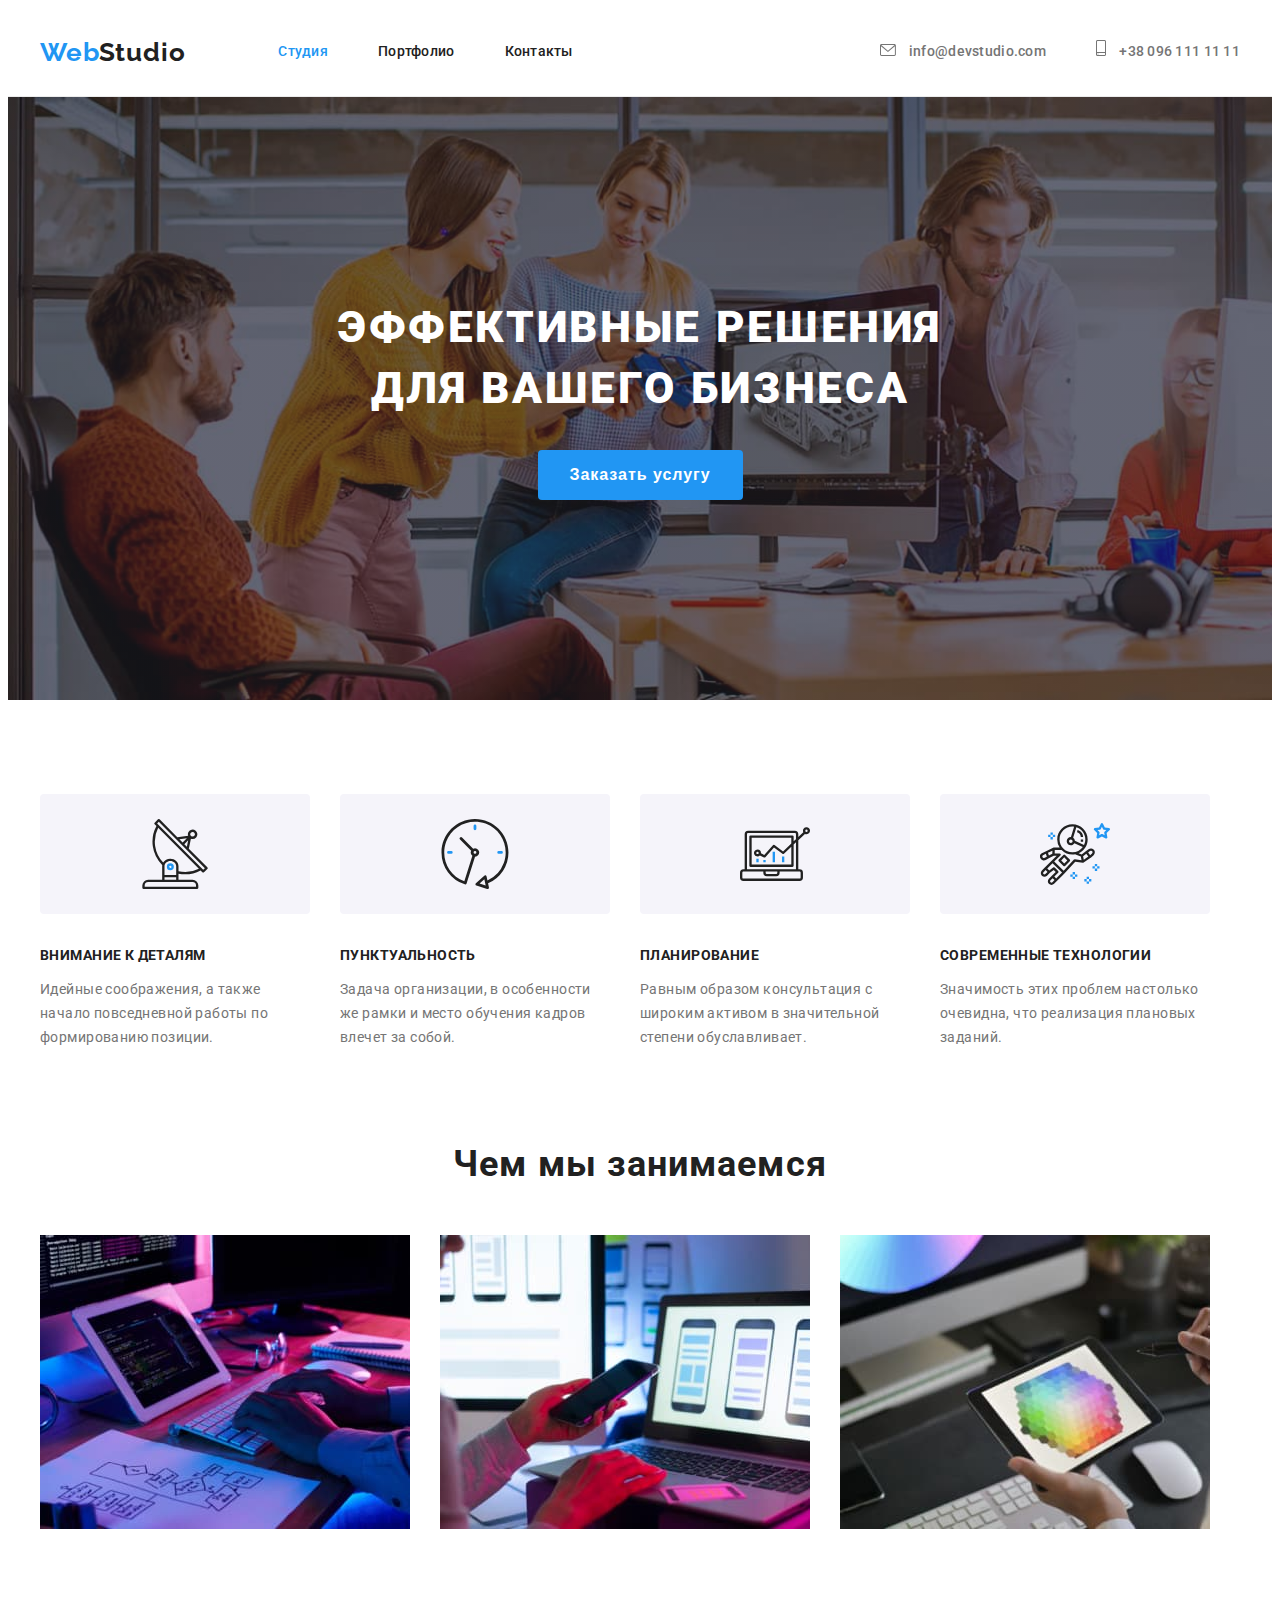
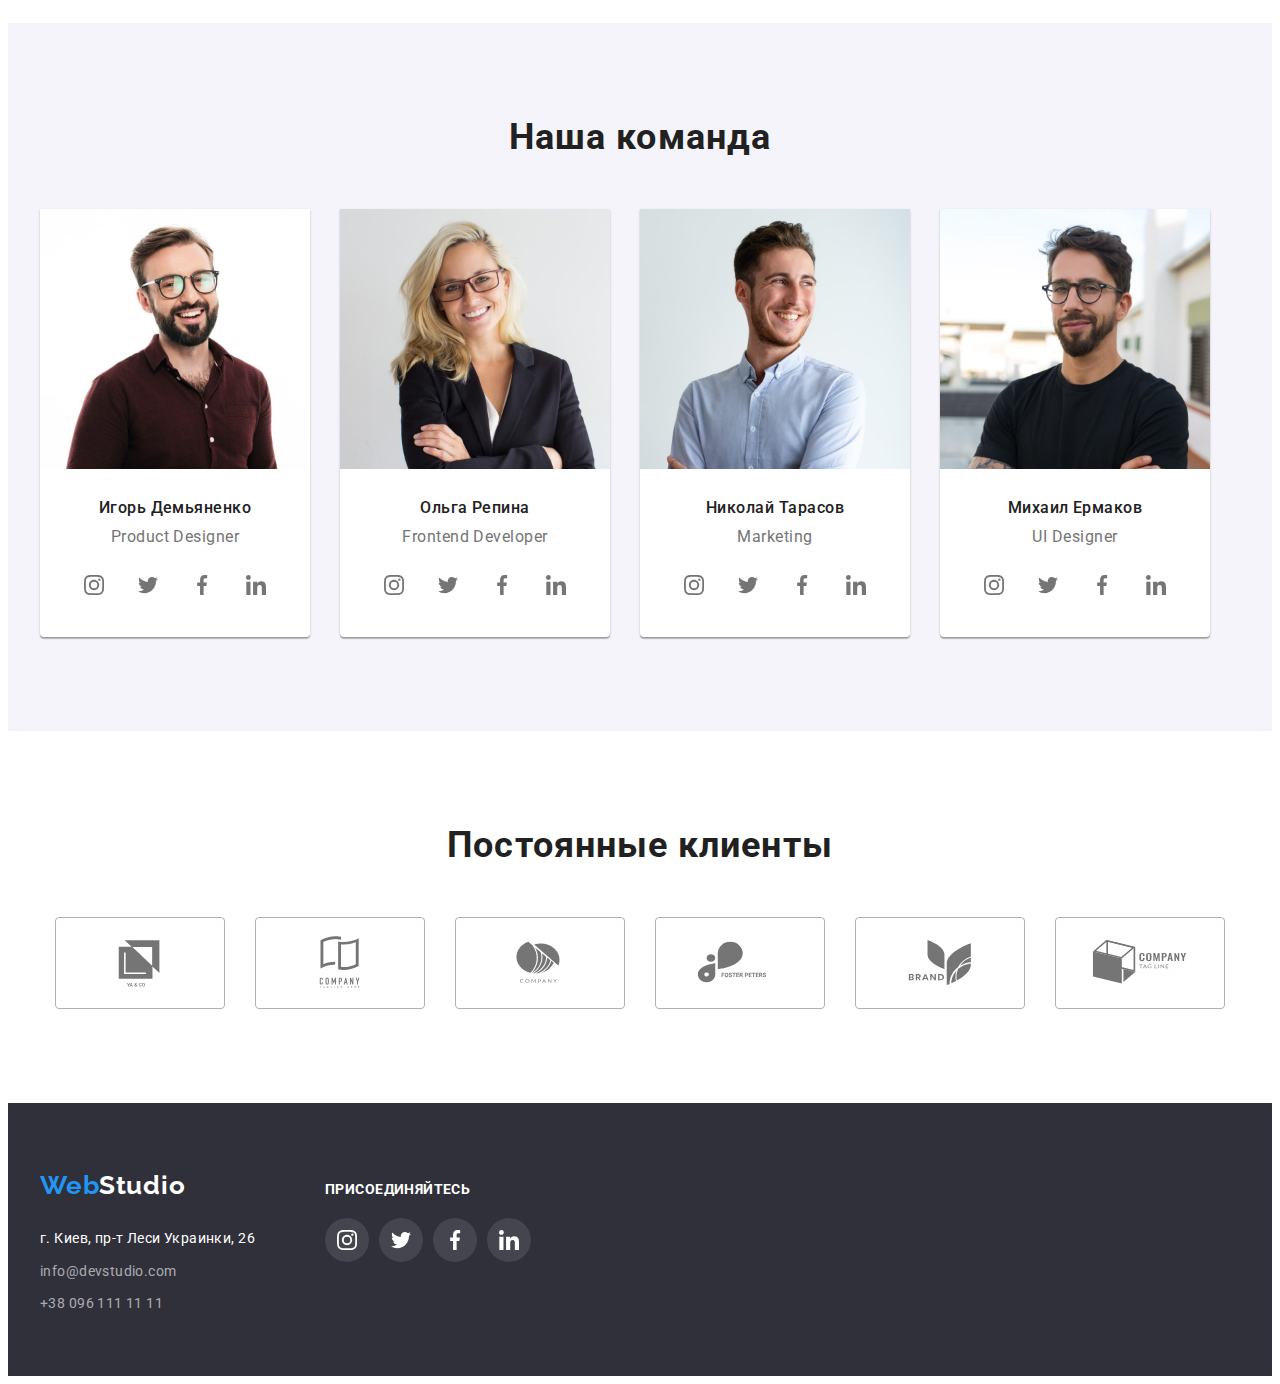
<file: index.html>
<!DOCTYPE html>
<html lang="ru">
  <head>
    <meta charset="UTF-8" />
    <meta http-equiv="X-UA-Compatible" content="IE=edge" />
    <meta name="viewport" content="width=device-width, initial-scale=1.0" />
    <title>WebStudio</title>
    <link
      href="https://fonts.googleapis.com/css2?family=Montserrat:wght@400;700&family=Raleway:wght@700&family=Roboto:wght@400;500;700;900&display=swap"
      rel="stylesheet"
    />
    <link
      rel="stylesheet"
      href="https://cdnjs.cloudflare.com/ajax/libs/modern-normalize/1.1.0/modern-normalize.min.css"
      integrity="sha512-wpPYUAdjBVSE4KJnH1VR1HeZfpl1ub8YT/NKx4PuQ5NmX2tKuGu6U/JRp5y+Y8XG2tV+wKQpNHVUX03MfMFn9Q=="
      crossorigin="anonymous"
      referrerpolicy="no-referrer"
    />
    <link rel="stylesheet" href="./css/styles.css" />
  </head>
  <body>
    <!-- Шапка -->
    <header class="header-page">
      <div class="conteiner main-nav">
        <nav class="site-nav">
          <a href="./index.html" class="logo">
            <span class="first-name">Web</span>
            <span class="second-name">Studio</span>
          </a>
          <ul class="nav-text">
            <li class="item">
              <a href="./index.html" class="link current">Студия</a>
            </li>
            <li class="item">
              <a href="./portfolio.html" class="link">Портфолио</a>
            </li>
            <li class="item"><a href="" class="link">Контакты</a></li>
          </ul>
        </nav>
        <div>
          <ul class="contacts">
            <li class="item">
              <a
                href="mailto:info@devstudio.com"
                class="contacts-link icon-envelope"
              >
                <svg class="envelope">
                  <use href="./images/icons/icons.svg#icon-envelope"></use>
                </svg>
                info@devstudio.com</a
              >
            </li>
            <li class="item">
              <a href="tel:+380961111111" class="contacts-link icon-smartphone">
                <svg class="smartphone">
                  <use href="./images/icons/icons.svg#icon-smartphone"></use>
                </svg>
                +38 096 111 11 11</a
              >
            </li>
          </ul>
        </div>
      </div>
    </header>
    <main>
      <!--Контент-->
      <section class="hero">
        <div class="conteiner hero-page">
          <h1 class="hero-title">
            Эффективные решения <br />
            для вашего бизнеса
          </h1>
          <button type="button" class="hero-button">Заказать услугу</button>
        </div>
      </section>
      <section class="features-page">
        <div class="conteiner features-list">
          <h2 class="features visually-hidden">Преимущества</h2>
          <ul class="features-item">
            <li class="features-text">
              <div class="features-icon">
                <svg width="70px" height="70px">
                  <use href="./images/icons/icons.svg#icon-antenna"></use>
                </svg>
              </div>
              <h3 class="features-title">Внимание к деталям</h3>
              <p>
                Идейные соображения, а также начало повседневной работы по
                формированию позиции.
              </p>
            </li>
            <li class="features-text">
              <div class="features-icon">
                <svg width="70px" height="70px">
                  <use href="./images/icons/icons.svg#icon-clock"></use>
                </svg>
              </div>
              <h3 class="features-title">Пунктуальность</h3>
              <p>
                Задача организации, в особенности же рамки и место обучения
                кадров влечет за собой.
              </p>
            </li>
            <li class="features-text">
              <div class="features-icon">
                <svg width="70px" height="70px">
                  <use href="./images/icons/icons.svg#icon-diagram"></use>
                </svg>
              </div>
              <h3 class="features-title">Планирование</h3>
              <p>
                Равным образом консультация с широким активом в значительной
                степени обуславливает.
              </p>
            </li>
            <li class="features-text">
              <div class="features-icon">
                <svg width="70px" height="70px">
                  <use href="./images/icons/icons.svg#icon-astronaut"></use>
                </svg>
              </div>
              <h3 class="features-title">Современные технологии</h3>
              <p>
                Значимость этих проблем настолько очевидна, что реализация
                плановых заданий.
              </p>
            </li>
          </ul>
        </div>
      </section>
      <!--Чем мы занимаемся-->
      <section class="specialization-page">
        <div class="conteiner specialization-list">
          <h2 class="specialization">Чем мы занимаемся</h2>
          <div>
            <ul class="pictures">
              <li class="pictures-items">
                <img
                  src="images/img1.jpg"
                  alt="Разработка приложений"
                  width="370"
                />
              </li>
              <li class="pictures-items">
                <img
                  src="images/img2.jpg"
                  alt="Разработка приложений"
                  width="370"
                />
              </li>
              <li class="pictures-items">
                <img
                  src="images/img3.jpg"
                  alt="Разработка приложений"
                  width="370"
                />
              </li>
            </ul>
          </div>
        </div>
      </section>
      <!--Наша команда-->
      <section class="staff-list section">
        <div class="conteiner staff-page">
          <h2 class="staff">Наша команда</h2>
          <ul class="staff-items">
            <li class="list-of-staff">
              <img
                src="images/team/member1.jpg"
                alt="участник команды"
                width="270"
              />
              <div class="staff-content">
                <h3 class="staff-name">Игорь Демьяненко</h3>
                <p class="staff-position">Product Designer</p>
              </div>
              <ul class="staff-soc-list">
                <li class="staff-soc-item">
                  <a href="" class="staff-soc-link">
                    <svg class="staff-soc-icon" width="20" height="20">
                      <use href="./images/icons/icons.svg#icon-instagram"></use>
                    </svg>
                  </a>
                </li>
                <li class="staff-soc-item">
                  <a class="staff-soc-link" href="">
                    <svg class="staff-soc-icon" width="20" height="20">
                      <use href="./images/icons/icons.svg#icon-twitter"></use>
                    </svg>
                  </a>
                </li>
                <li class="staff-soc-item">
                  <a class="staff-soc-link" href="">
                    <svg class="staff-soc-icon" width="20" height="20">
                      <use href="./images/icons/icons.svg#icon-facebook"></use>
                    </svg>
                  </a>
                </li>
                <li class="staff-soc-item">
                  <a class="staff-soc-link" href="">
                    <svg class="staff-soc-icon" width="20" height="20">
                      <use href="./images/icons/icons.svg#icon-linkedin"></use>
                    </svg>
                  </a>
                </li>
              </ul>
            </li>

            <li class="list-of-staff">
              <img
                src="images/team/member4.jpg"
                alt="участник команды"
                width="270"
              />
              <div class="staff-content">
                <h3 class="staff-name">Ольга Репина</h3>
                <p class="staff-position">Frontend Developer</p>
              </div>
              <ul class="staff-soc-list">
                <li class="staff-soc-item">
                  <a href="" class="staff-soc-link">
                    <svg class="staff-soc-icon" width="20" height="20">
                      <use href="./images/icons/icons.svg#icon-instagram"></use>
                    </svg>
                  </a>
                </li>
                <li class="staff-soc-item">
                  <a class="staff-soc-link" href="">
                    <svg class="staff-soc-icon" width="20" height="20">
                      <use href="./images/icons/icons.svg#icon-twitter"></use>
                    </svg>
                  </a>
                </li>
                <li class="staff-soc-item">
                  <a class="staff-soc-link" href="">
                    <svg class="staff-soc-icon" width="20" height="20">
                      <use href="./images/icons/icons.svg#icon-facebook"></use>
                    </svg>
                  </a>
                </li>
                <li class="staff-soc-item">
                  <a class="staff-soc-link" href="">
                    <svg class="staff-soc-icon" width="20" height="20">
                      <use href="./images/icons/icons.svg#icon-linkedin"></use>
                    </svg>
                  </a>
                </li>
              </ul>
            </li>
            <li class="list-of-staff">
              <img
                src="images/team/member3.jpg"
                alt="участник команды"
                width="270"
              />
              <div class="staff-content">
                <h3 class="staff-name">Николай Тарасов</h3>
                <p class="staff-position">Marketing</p>
              </div>
              <ul class="staff-soc-list">
                <li class="staff-soc-item">
                  <a href="" class="staff-soc-link">
                    <svg class="staff-soc-icon" width="20" height="20">
                      <use href="./images/icons/icons.svg#icon-instagram"></use>
                    </svg>
                  </a>
                </li>
                <li class="staff-soc-item">
                  <a class="staff-soc-link" href="">
                    <svg class="staff-soc-icon" width="20" height="20">
                      <use href="./images/icons/icons.svg#icon-twitter"></use>
                    </svg>
                  </a>
                </li>
                <li class="staff-soc-item">
                  <a class="staff-soc-link" href="">
                    <svg class="staff-soc-icon" width="20" height="20">
                      <use href="./images/icons/icons.svg#icon-facebook"></use>
                    </svg>
                  </a>
                </li>
                <li class="staff-soc-item">
                  <a class="staff-soc-link" href="">
                    <svg class="staff-soc-icon" width="20" height="20">
                      <use href="./images/icons/icons.svg#icon-linkedin"></use>
                    </svg>
                  </a>
                </li>
              </ul>
            </li>
            <li class="list-of-staff">
              <img
                src="images/team/member2.jpg"
                alt="участник команды"
                width="270"
              />
              <div class="staff-content">
                <h3 class="staff-name">Михаил Ермаков</h3>
                <p class="staff-position">UI Designer</p>
              </div>
              <ul class="staff-soc-list">
                <li class="staff-soc-item">
                  <a href="" class="staff-soc-link">
                    <svg class="staff-soc-icon" width="20" height="20">
                      <use href="./images/icons/icons.svg#icon-instagram"></use>
                    </svg>
                  </a>
                </li>
                <li class="staff-soc-item">
                  <a class="staff-soc-link" href="">
                    <svg class="staff-soc-icon" width="20" height="20">
                      <use href="./images/icons/icons.svg#icon-twitter"></use>
                    </svg>
                  </a>
                </li>
                <li class="staff-soc-item">
                  <a class="staff-soc-link" href="">
                    <svg class="staff-soc-icon" width="20" height="20">
                      <use href="./images/icons/icons.svg#icon-facebook"></use>
                    </svg>
                  </a>
                </li>
                <li class="staff-soc-item">
                  <a class="staff-soc-link" href="">
                    <svg class="staff-soc-icon" width="20" height="20">
                      <use href="./images/icons/icons.svg#icon-linkedin"></use>
                    </svg>
                  </a>
                </li>
              </ul>
            </li>
          </ul>
        </div>
      </section>
      <!-- Постоянные клиенты -->
      <section class="section clients">
        <div class="conteiner">
          <h2 class="clients-title">Постоянные клиенты</h2>
          <ul class="clients-icon">
            <li class="icon-item">
              <a href="" class="client-link" rel="noopener noreferrer">
                <svg class="logo" width="106" height="60">
                  <use href="./images/icons/icons.svg#icon-Logo"></use>
                </svg>
              </a>
            </li>
            <li class="icon-item">
              <a href="" class="client-link" rel="noopener noreferrer">
                <svg class="logo" width="106" height="60">
                  <use href="./images/icons/icons.svg#icon-Logo-1"></use>
                </svg>
              </a>
            </li>
            <li class="icon-item">
              <a href="" class="client-link" rel="noopener noreferrer">
                <svg class="logo" width="106" height="60">
                  <use href="./images/icons/icons.svg#icon-Logo-2"></use>
                </svg>
              </a>
            </li>
            <li class="icon-item">
              <a href="" class="client-link" rel="noopener noreferrer">
                <svg class="logo" width="106" height="60">
                  <use href="./images/icons/icons.svg#icon-Logo-3"></use>
                </svg>
              </a>
            </li>
            <li class="icon-item">
              <a href="" class="client-link" rel="noopener noreferrer">
                <svg class="logo" width="106" height="60">
                  <use href="./images/icons/icons.svg#icon-Logo-4"></use>
                </svg>
              </a>
            </li>
            <li class="icon-item">
              <a href="" class="client-link" rel="noopener noreferrer">
                <svg class="logo" width="106" height="60">
                  <use href="./images/icons/icons.svg#icon-Logo-5"></use>
                </svg>
              </a>
            </li>
          </ul>
        </div>
      </section>
    </main>

    <footer class="bottom-of-page">
      <div class="conteiner footer-page">
        <div class="footer-page-item">
          <a href="./index.html" class="footer-logo">
            <span class="first-name">Web</span>
            <span class="second-white-name">Studio</span>
          </a>
          <address class="footer-address">
            <ul>
              <li class="footer-link">
                <a
                  href="https://goo.gl/maps/RnnbkNrS6wdJZtrh9"
                  class="map-link"
                  target="_blank"
                  rel="noopener nofollow noreferrer"
                  >г. Киев, пр-т Леси Украинки, 26</a
                >
              </li>
              <li class="footer-link">
                <a href="mailto:info@devstudio.com" class="contacts-link-fut"
                  >info@devstudio.com</a
                >
              </li>
              <li class="footer-link">
                <a href="tel:+380961111111" class="contacts-link-fut"
                  >+38 096 111 11 11</a
                >
              </li>
            </ul>
          </address>
        </div>
        <div class="footer-page-item">
          <h3 class="join">присоединяйтесь</h3>
          <ul class="footer-soc-list">
            <li class="footer-soc-item">
              <a href="" class="footer-soc-link">
                <svg class="footer-soc-icon" width="20" height="20">
                  <use href="./images/icons/icons.svg#icon-instagram"></use>
                </svg>
              </a>
            </li>
            <li class="footer-soc-item">
              <a class="footer-soc-link" href="">
                <svg class="footer-soc-icon" width="20" height="20">
                  <use href="./images/icons/icons.svg#icon-twitter"></use>
                </svg>
              </a>
            </li>
            <li class="footer-soc-item">
              <a class="footer-soc-link" href="">
                <svg class="footer-soc-icon" width="20" height="20">
                  <use href="./images/icons/icons.svg#icon-facebook"></use>
                </svg>
              </a>
            </li>
            <li class="footer-soc-item">
              <a class="footer-soc-link" href="">
                <svg class="footer-soc-icon" width="20" height="20">
                  <use href="./images/icons/icons.svg#icon-linkedin"></use>
                </svg>
              </a>
            </li>
          </ul>
        </div>
      </div>
    </footer>
  </body>
</html>
</file>
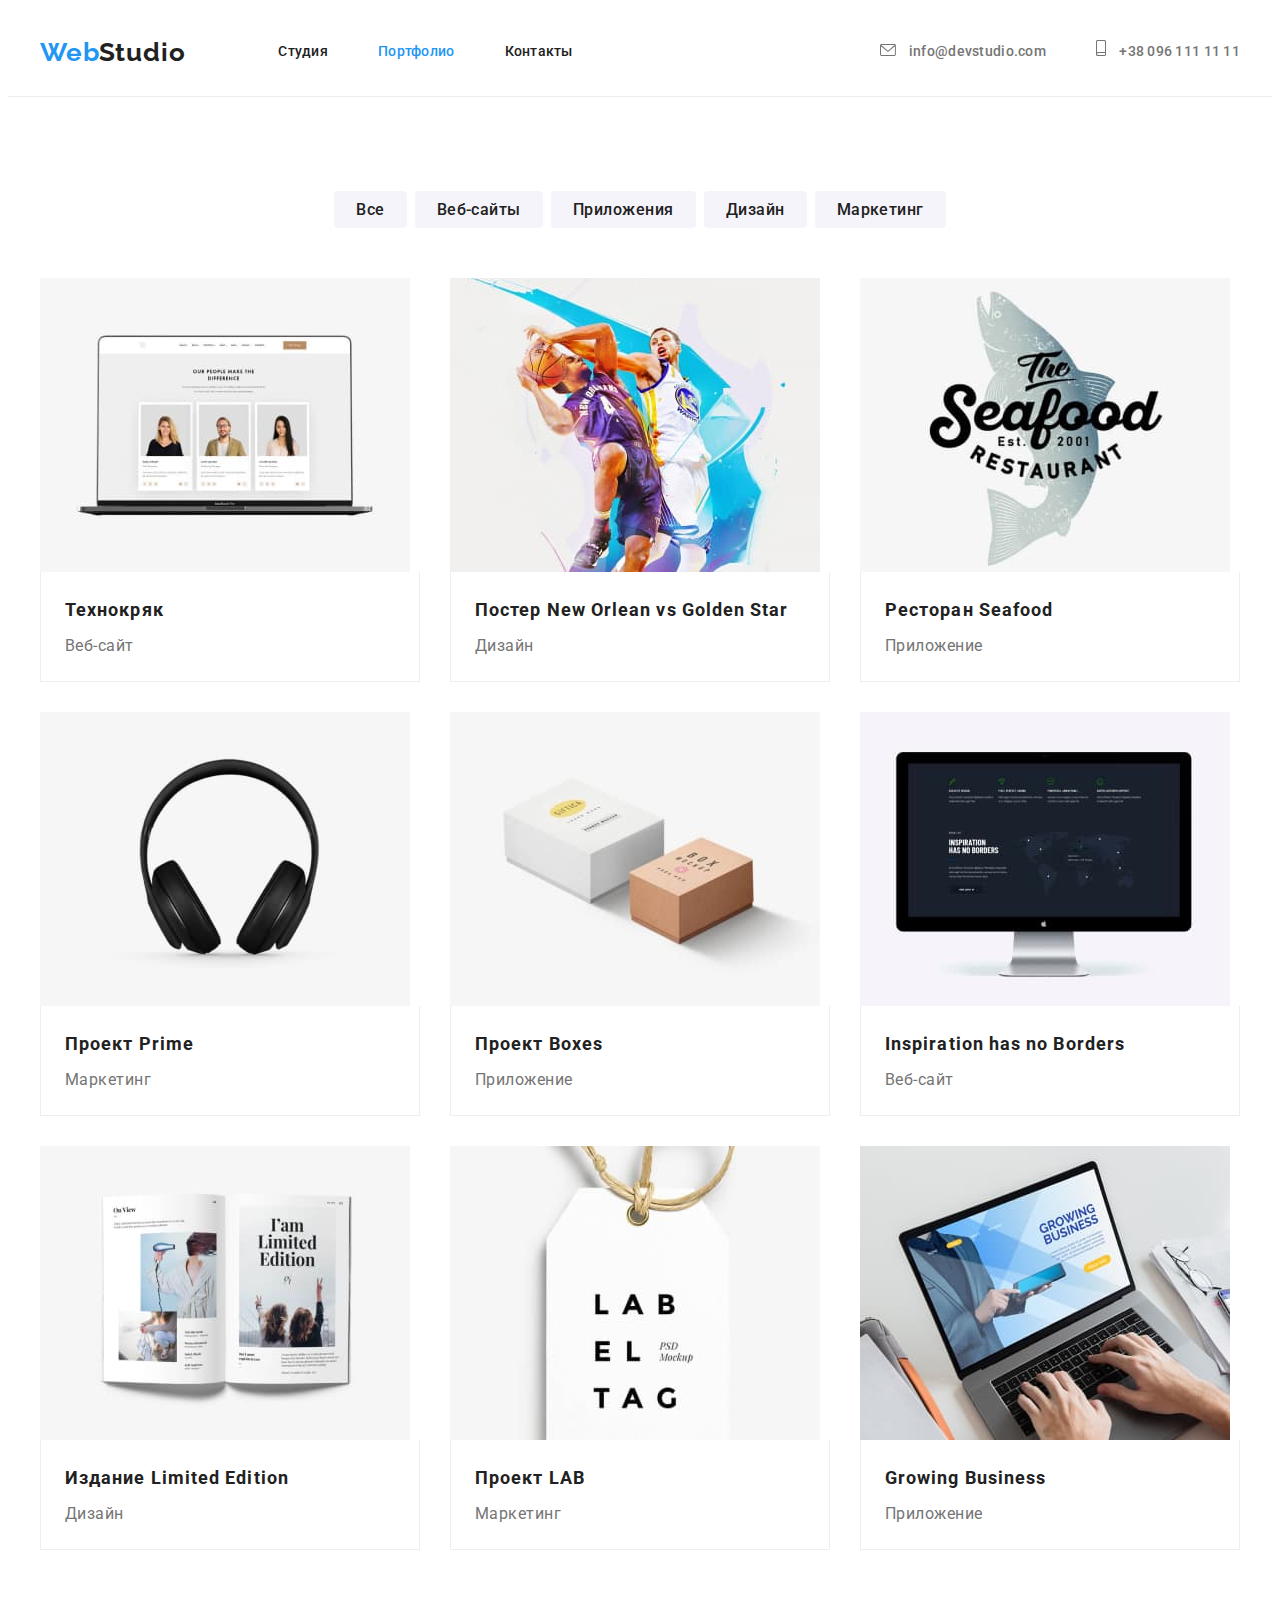
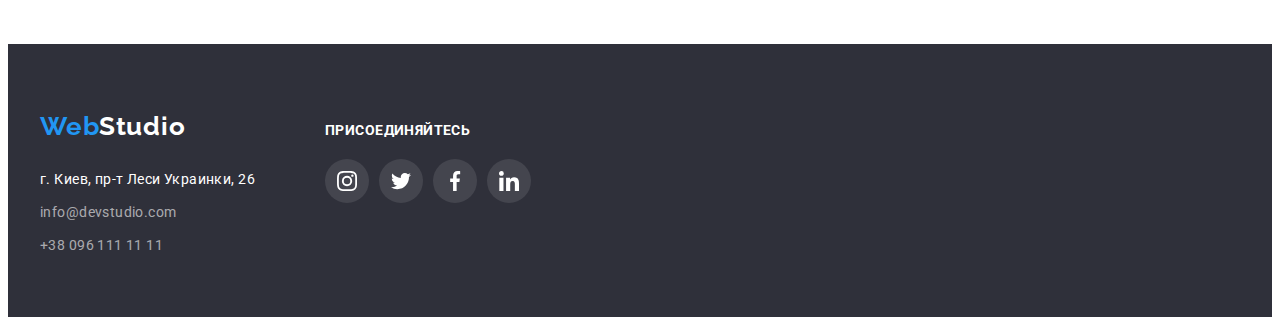
<file: portfolio.html>
<!DOCTYPE html>
<html lang="en">
  <head>
    <meta charset="UTF-8" />
    <meta http-equiv="X-UA-Compatible" content="IE=edge" />
    <meta name="viewport" content="width=device-width, initial-scale=1.0" />
    <title>Portfolio</title>
    <link
      href="https://fonts.googleapis.com/css2?family=Montserrat:wght@400;700&family=Raleway:wght@700&family=Roboto:wght@400;500;700;900&display=swap"
      rel="stylesheet"
    />
    <link
      rel="stylesheet"
      href="https://cdnjs.cloudflare.com/ajax/libs/modern-normalize/1.1.0/modern-normalize.min.css"
      integrity="sha512-wpPYUAdjBVSE4KJnH1VR1HeZfpl1ub8YT/NKx4PuQ5NmX2tKuGu6U/JRp5y+Y8XG2tV+wKQpNHVUX03MfMFn9Q=="
      crossorigin="anonymous"
      referrerpolicy="no-referrer"
    />
    <link rel="stylesheet" href="./css/styles.css" />
  </head>
  <body>
    <header class="header-page">
      <div class="conteiner main-nav">
        <nav class="site-nav">
          <a href="./index.html" class="logo">
            <span class="first-name">Web</span>
            <span class="second-name">Studio</span>
          </a>
          <ul class="nav-text">
            <li class="item">
              <a href="./index.html" class="link">Студия</a>
            </li>
            <li class="item">
              <a href="./portfolio.html" class="link current">Портфолио</a>
            </li>
            <li class="item"><a href="" class="link">Контакты</a></li>
          </ul>
        </nav>
        <div>
          <ul class="contacts">
            <li class="item">
              <a href="mailto:info@devstudio.com" class="contacts-link icon-envelope"
                >
                <svg class="envelope">
                      <use href="./images/icons/icons.svg#icon-envelope"></use>
                    </svg> 
                info@devstudio.com</a
              >
            </li>
            <li class="item">
              <a href="tel:+380961111111" class="contacts-link icon-smartphone"
                >
                <svg class="smartphone">
                      <use href="./images/icons/icons.svg#icon-smartphone"></use>
                    </svg> 
                +38 096 111 11 11</a
              >
            </li>
          </ul>
        </div>
      </div>
    </header>
    <main>
      <section class="filter-page">
        <div class="conteiner button-box">
          <h1 class="filter visually-hidden">Фильтр</h1>
          <ul class="filter-list">
            <li class="version">
              <button type="button" class="filter-items">Все</button>
            </li>
            <li class="version">
              <button type="button" class="filter-items">Веб-сайты</button>
            </li>
            <li class="version">
              <button type="button" class="filter-items">Приложения</button>
            </li>
            <li class="version">
              <button type="button" class="filter-items">Дизайн</button>
            </li>
            <li class="version">
              <button type="button" class="filter-items">Маркетинг</button>
            </li>
          </ul>

          <h2 class="work visually-hidden">Наши работы</h2>
          <ul class="filter-card">
            <li class="card-item">
              <a href="./index.html">
                <img
                  src="./images/portfolio-img/img1.jpg"
                  alt="Ноутбук с загруженым сайтом"
                  width="370"
                />
                <div class="card-descripcion">
                  <h2 class="filter-name">Технокряк</h2>
                  <p class="filter-text">Веб-сайт</p>
                </div>
              </a>
            </li>
            <li class="card-item">
              <a href="./index.html" class="work-card">
                <img
                  src="./images/portfolio-img/img2.jpg"
                  alt="Постер 2 баскетболиста"
                  width="370"
                />
                <div class="card-descripcion">
                  <h2 class="filter-name">Постер New Orlean vs Golden Star</h2>
                  <p class="filter-text">Дизайн</p>
                </div>
              </a>
            </li>
            <li class="card-item">
              <a href="./index.html" class="work-card">
                <img
                  src="./images/portfolio-img/img3.jpg"
                  alt="Логотип ресторана"
                  width="370"
                />
                <div class="card-descripcion">
                  <h2 class="filter-name">Ресторан Seafood</h2>
                  <p class="filter-text">Приложение</p>
                </div>
              </a>
            </li>
            <li class="card-item">
              <a href="./index.html" class="work-card">
                <img
                  src="./images/portfolio-img/img4.jpg"
                  alt="Наушники"
                  width="370"
                />
                <div class="card-descripcion">
                  <h2 class="filter-name">Проект Prime</h2>
                  <p class="filter-text">Маркетинг</p>
                </div>
              </a>
            </li>
            <li class="card-item">
              <a href="./index.html" class="work-card">
                <img
                  src="./images/portfolio-img/img5.jpg"
                  alt="Серая и белая коробка"
                  width="370"
                />
                <div class="card-descripcion">
                  <h2 class="filter-name">Проект Boxes</h2>
                  <p class="filter-text">Приложение</p>
                </div>
              </a>
            </li>
            <li class="card-item">
              <a href="./index.html" class="work-card">
                <img
                  src="./images/portfolio-img/img6.jpg"
                  alt="Монитор с загруженым сайтом"
                  width="370"
                />
                <div class="card-descripcion">
                  <h2 class="filter-name">Inspiration has no Borders</h2>
                  <p class="filter-text">Веб-сайт</p>
                </div>
              </a>
            </li>
            <li class="card-item">
              <a href="./index.html" class="work-card">
                <img
                  src="./images/portfolio-img/img7.jpg"
                  alt="Брошура с картинками "
                  width="370"
                />
                <div class="card-descripcion">
                  <h2 class="filter-name">Издание Limited Edition</h2>
                  <p class="filter-text">Дизайн</p>
                </div>
              </a>
            </li>
            <li class="card-item">
              <a href="./index.html" class="work-card">
                <img
                  src="./images/portfolio-img/img8.jpg"
                  alt="Пример етикетки"
                  width="370"
                />
                <div class="card-descripcion">
                  <h2 class="filter-name">Проект LAB</h2>
                  <p class="filter-text">Маркетинг</p>
                </div>
              </a>
            </li>
            <li class="card-item">
              <a href="./index.html" class="work-card">
                <img
                  src="./images/portfolio-img/img9.jpg"
                  alt="Ноутбук с открытым приложением"
                  width="370"
                />
                <div class="card-descripcion">
                  <h2 class="filter-name">Growing Business</h2>
                  <p class="filter-text">Приложение</p>
                </div>
              </a>
            </li>
          </ul>
        </div>
      </section>
    </main>

    <footer class="bottom-of-page">
      <div class="conteiner footer-page">
        <div class="footer-page-item">
          <a href="./index.html" class="footer-logo">
            <span class="first-name">Web</span>
            <span class="second-white-name">Studio</span>
          </a>
          <address class="footer-address">
            <ul>
              <li class="footer-link">
                <a
                  href="https://goo.gl/maps/RnnbkNrS6wdJZtrh9"
                  class="map-link"
                  target="_blank"
                  rel="noopener nofollow noreferrer"
                  >г. Киев, пр-т Леси Украинки, 26</a
                >
              </li>
              <li class="footer-link">
                <a href="mailto:info@devstudio.com" class="contacts-link-fut"
                  >info@devstudio.com</a
                >
              </li>
              <li class="footer-link">
                <a href="tel:+380961111111" class="contacts-link-fut"
                  >+38 096 111 11 11</a
                >
              </li>
            </ul>
          </address>
        </div>
        <div class="footer-page-item">
          <h3 class="join">присоединяйтесь</h3>
          <ul class="footer-soc-list">
            <li class="footer-soc-item">
              <a href="" class="footer-soc-link">
                <svg class="footer-soc-icon" width="20" height="20">
                  <use href="./images/icons/icons.svg#icon-instagram"></use>
                </svg>
              </a>
            </li>
            <li class="footer-soc-item">
              <a class="footer-soc-link" href="">
                <svg class="footer-soc-icon" width="20" height="20">
                  <use href="./images/icons/icons.svg#icon-twitter"></use>
                </svg>
              </a>
            </li>
            <li class="footer-soc-item">
              <a class="footer-soc-link" href="">
                <svg class="footer-soc-icon" width="20" height="20">
                  <use href="./images/icons/icons.svg#icon-facebook"></use>
                </svg>
              </a>
            </li>
            <li class="footer-soc-item">
              <a class="footer-soc-link" href="">
                <svg class="footer-soc-icon" width="20" height="20">
                  <use href="./images/icons/icons.svg#icon-linkedin"></use>
                </svg>
              </a>
            </li>
          </ul>
        </div>
      </div>
    </footer>
  </body>
</html>
</file>
<file: css/styles.css>
/* ---ТИПОГРАФИЯ--- */
/* вторичный цвет текста, заголовки color: #212121;  --secondary-text-color: #212121;*/
/* цвет контактов футере color:  --secondary-contacts-color: rgba(255, 255, 255, 0.6); */
/* основной цвет текста (параграфы) color:#757575  --primary-text-color--*/
/* цвет  текста при ховер color: --accent-color-text: #2196F3; */

/* ---ЦВЕТОГРАФИЯ--- */
/* цет секции герой и футер background:  --background-secondery-color: #2F303A; */
/* основной цвет на странице студии и портфолио background:  --primari-bacground-color: #ffffff; */
/* цвет секции с работниками background: ---bacground-staff-color: #F5F4FA; */
/* цвет кнопки при hover: --bacground-hover-button:#188ce8; */
/* цвет рамки хедера --bordter-color: #ececec; */

/* ---ГЕОМЕТРИЯ--- */
/* отступы между карточками портфолио: --card-gap: 20px; */
/* рамка карточек в портфолио : --border-portfolio: 1px solid rgba(238, 238, 238, 1); */
:root {
  --primary-text-color: #757575;
  --primari-bacground-color: #ffffff;
  --background-secondery-color: #2f303a;
  --bacground-staff-color: #f5f4fa;
  --accent-color-text: #2196f3;
  --secondary-text-color: #212121;
  --secondary-contacts-color: rgba(255, 255, 255, 0.6);
  --bacground-hover-button: #188ce8;
  --border-color: #ececec;
  --card-gap: 30px;
  --border-portfolio: 1px solid rgba(238, 238, 238, 1);
}

body {
  font-family: Roboto, sans-serif;
  font-weight: 400;
  font-size: 14px;
  letter-spacing: 0.03em;

  background-color: var(--primari-bacground-color);
  color: var(--primary-text-color);
}

a {
  font-style: normal;
  text-decoration: none;
}
h1,
h2,
h3,
h4,
h5,
h6 {
  margin-top: 0px;
  margin-bottom: 0px;
}
p {
  margin-top: 0px;
  margin-bottom: 0px;
}
ul {
  list-style: none;
  padding-left: 0px;
  margin-top: 0px;
  margin-bottom: 0px;
}
img {
  display: block;
  max-width: 100%;
  height: auto;
}

.section {
  padding-top: 94px;
  padding-bottom: 94px;
}

/* ----HEADER---- */
/* логотип */

.first-name,
.second-name,
.second-white-name {
  font-family: "Raleway";
  font-weight: 700;
  font-size: 26px;
  line-height: 1.7;
  letter-spacing: 0.03em;

  width: 145px;
}

.first-name {
  color: #2196f3;
  margin-right: -4px;
}
.second-name {
  color: var(--secondary-text-color);
}
.second-white-name {
  color: var(--primari-bacground-color);
}

/* ссылки на страницы */
.link {
  color: var(--secondary-text-color);
}
.site-nav,
.link:hover,
.site-nav,
.link:focus {
  color: var(--accent-color-text);
}

.site-nav .link.current {
  color: var(--accent-color-text);
}
.site-nav,
.contacts {
  font-weight: 500;
  font-size: 14px;
  line-height: 1.7;
  letter-spacing: 0.02em;
}

/* ссылки на контакты */
.contacts-link,
.contacts-link-fut,
.map-link {
  line-height: 1.7;
  list-style: none;
}
.contacts-link {
  color: var(--primary-text-color);
}

.contacts-link-fut {
  color: var(--secondary-contacts-color);
}

.contacts-link:hover {
  color: var(--accent-color-text);
}
.contacts-link:focus {
  color: var(--accent-color-text);
}
.contacts-link-fut:hover,
.contacts-link-fut:focus {
  color: var(--accent-color-text);
}

.map-link {
  color: var(--primari-bacground-color);
}
.map-link:hover,
.map-link:focus {
  color: var(--accent-color-text);
}

.conteiner {
  width: 1200px;
  padding-right: 15px;
  padding-left: 15px;
  margin-right: auto;
  margin-left: auto;
}
.main-nav {
  display: flex;
  align-items: center;
}
.header-page {
  border-bottom: 1px solid var(--border-color);
  /* фиксация хедера при прокрутке */
  /* position: fixed;
  top: 0;
  z-index: 100;
  width: 100%;
  background-color: white; */
}
.site-nav {
  display: flex;
  align-items: center;
  margin-right: auto;
}
.nav-text {
  display: flex;
  padding-left: 0;
  margin-left: 93px;
}

.nav-text .item + .item {
  margin-left: 50px;
}
/* .nav-text .item:not(:last-child) {
    margin-right : 50px;
} */

.item .link {
  display: block;
  padding-top: 32px;
  padding-bottom: 32px;
}
/* .contacts-link {
  display: block;
  padding-top: 32px;
    padding-bottom: 32px;
} */
.contacts {
  display: flex;
  padding-left: 0px;
}
.contacts .item + .item {
  margin-left: 50px;
}
/* --ICON-HEADER-- */
.envelope {
  width: 16px;
  height: 12px;
  margin-right: 10px;
  fill: var(--primary-text-color);
}

.smartphone {
  width: 10px;
  height: 16px;
  margin-right: 10px;
  fill: var(--primary-text-color);
}

.icon-envelope:hover .envelope,
.icon-envelope:focus .envelope {
  fill: var(--accent-color-text);
}

.icon-smartphone:hover .smartphone,
.icon-smartphone:focus .smartphone {
  fill: var(--accent-color-text);
}

/* ----HERO---- */
.hero {
  text-align: center;
  background-color: var(--background-secondery-color);
  padding-top: 200px;
  padding-bottom: 200px;
}

.hero-title {
  margin-bottom: 30px;

  font-weight: 900;
  font-size: 44px;
  line-height: 1.4;
  text-align: center;
  letter-spacing: 0.06em;
  text-transform: uppercase;

  color: var(--primari-bacground-color);
}
.hero-button {
  padding-top: 10px;
  padding-right: 32px;
  padding-bottom: 10px;
  padding-left: 32px;
  border-radius: 4px;
  border: none;
  font-weight: 700;
  font-size: 16px;
  line-height: 1.9;
  letter-spacing: 0.06em;
  background-color: var(--accent-color-text);
  color: var(--primari-bacground-color);
  cursor: pointer;
}
.hero-button:hover,
.hero-button:focus {
  background-color: var(--bacground-hover-button);
}
.hero {
  max-width: 1600px;
  margin-right: auto;
  margin-left: auto;
  background-repeat: no-repeat;
  background-image: linear-gradient(
      to right,
      rgba(47, 48, 58, 0.4),
      rgba(47, 48, 58, 0.4)
    ),
    url(../images/background-image/hero-bg.jpg);
  background-size: cover;
}

/*  CONTEINER-FEATURES */
.features-page {
  padding-top: 94px;
  padding-bottom: 94px;
}
.visually-hidden {
  position: absolute;
  width: 1px;
  height: 1px;
  margin: -1px;
  border: 0;
  padding: 0;
  white-space: nowrap;
  clip-path: inset(100%);
  clip: rect(0 0 0 0);
  overflow: hidden;
}
.features-item {
  display: flex;
  line-height: 1.7;
}

.features-text {
  width: 270px;
}
.features-text:not(:last-child) {
  margin-right: 30px;
}

.features-title {
  margin-bottom: 10px;

  font-weight: 700;
  font-size: 14px;
  line-height: 1.7;
  letter-spacing: 0.03em;
  text-transform: uppercase;

  color: var(--secondary-text-color);
}

/* --FEATURES-ICON */

.features-icon {
  width: 270px;
  height: 120px;
  margin-bottom: 30px;
  display: inline-flex;
  justify-content: center;
  align-items: center;
  background: #f5f4fa;
  border-radius: 4px;
}

/*  ---MAIN--- */
.specialization {
  margin-bottom: 50px;
}

.specialization-page {
  padding-bottom: 94px;
}

.pictures {
  display: flex;
}
.pictures-items:not(:last-child) {
  margin-right: 30px;
}

.features,
.specialization,
.staff,
.clients-title {
  font-weight: 700;
  font-size: 36px;
  line-height: 1.16;
  text-align: center;
  letter-spacing: 0.03em;

  color: #212121;
}
/* ---STAFF--- */

.staff-items {
  display: flex;
}
/* .staff-items > .list-of-staff {
 
} */
.list-of-staff:not(:last-child) {
  margin-right: 30px;
}
.list-of-staff {
  /* border-right: 1px solid var(--borter-color);
  border-bottom: 1px solid var(--borter-color);
  border-left: 1px solid var(--borter-color);
  border-bottom-right-radius: 4px;
  border-bottom-left-radius: 4px; */
  box-shadow: 0px 1px 3px rgba(0, 0, 0, 0.12), 0px 1px 1px rgba(0, 0, 0, 0.14),
    0px 2px 1px rgba(0, 0, 0, 0.2);
  border-radius: 0px 0px 4px 4px;
  background: var(--primari-bacground-color);
}
.staff {
  margin-bottom: 50px;
}
.staff-name {
  margin-bottom: 10px;

  font-weight: 500;
  font-size: 16px;
  line-height: 1.18;
  text-align: center;
  letter-spacing: 0.03em;

  color: #212121;
}
.staff-position {
  font-size: 16px;
  line-height: 1.18;
  text-align: center;
  letter-spacing: 0.03em;
}

.staff-content {
  padding-top: 30px;
  margin-bottom: 16px;
}

.staff-list {
  background: var(--bacground-staff-color);
}

.staff-soc-list {
  display: flex;
  justify-content: center;
  padding-bottom: 30px;
}

.staff-soc-item + .staff-soc-item {
  margin-left: 10px;
}

.staff-soc-link {
  width: 44px;
  height: 44px;
  background-color: #ffffff;
  border-radius: 50%;
  display: flex;
  justify-content: center;
  align-items: center;
  color: var(--primary-text-color);
}

.staff-soc-icon {
  fill: currentColor;
}

.staff-soc-link:hover,
.staff-soc-link:focus {
  background-color: var(--accent-color-text);
  color: var(--primari-bacground-color);
}

/* --CLIENTS-- */

.clients-icon {
  display: flex;
  justify-content: center;
}

.clients-title {
  margin-bottom: 50px;
}

.icon-item + .icon-item {
  margin-left: 30px;
}
.client-link {
  width: 170px;
  height: 92px;
  background-color: #ffffff;
  border-radius: 4px;
  box-sizing: border-box;
  border: 1px solid #afb1b8;
  display: flex;
  justify-content: center;
  align-items: center;
  color: var(--primary-text-color);
}
.logo {
  fill: currentColor;
}
.client-link:hover,
.client-link:focus {
  color: var(--accent-color-text);
  border-radius: 4px;
  box-sizing: border-box;
  border: 1px solid var(--accent-color-text);
}

/* ---FOOTER--- */

.footer-logo {
  display: block;
  margin-bottom: 20px;
}

.footer-link:not(:last-child) {
  margin-bottom: 9px;
}

.bottom-of-page {
  padding-top: 60px;
  padding-bottom: 60px;
  background-color: var(--background-secondery-color);
}


/* --FOOTER-ICON-- */
.footer-page {
  display: flex;
  align-items: baseline;
}

.footer-page-item + .footer-page-item {
  margin-left: 70px;
}
.join {
  margin-bottom: 20px;

  font-size: 14px;
  line-height: 1.14;
  letter-spacing: 0.03em;
  text-transform: uppercase;

  color: var(--primari-bacground-color);
}

.footer-soc-list {
  display: flex;
  justify-content: center;
  padding-bottom: 30px;
}

.footer-soc-item + .footer-soc-item {
  margin-left: 10px;
}

.footer-soc-link {
  width: 44px;
  height: 44px;
  background-color: rgba(255, 255, 255, 0.1);
  border-radius: 50%;
  display: flex;
  justify-content: center;
  align-items: center;
  color: var(--primari-bacground-color);
}

.footer-soc-icon {
  fill: currentColor;
}

.footer-soc-link:hover,
.footer-soc-link:focus {
  background-color: var(--accent-color-text);
  color: var(--primari-bacground-color);
}
/* ---PORTFOLIO--- */
.filter-page {
  padding-top: 94px;
  padding-bottom: 94px;
}
.filter-list {
  display: flex;
  justify-content: center;
}
.version + .version {
  margin-left: 8px;
}

.filter-items {
  padding: 6px 22px;
  border-radius: 4px;
  border: none;
  font-family: "Roboto";
  font-style: normal;
  font-weight: 500;
  font-size: 16px;
  line-height: 1.6;
  cursor: pointer;
  letter-spacing: 00.03em;
  text-align: center;
  color: var(--secondary-text-color);
  background-color: var(--bacground-staff-color);
}

.filter-items:hover,
.filter-items:focus {
  color: var(--primari-bacground-color);
  background-color: var(--accent-color-text);
  box-shadow: 0px 3px 1px rgba(0, 0, 0, 0.1), 0px 1px 2px rgba(0, 0, 0, 0.08), 0px 2px 2px rgba(0, 0, 0, 0.12);
}
.filter-name {
  margin-bottom: 4px;

  font-weight: 700;
  font-size: 18px;
  line-height: 2;
  letter-spacing: 0.06em;

  color: var(--secondary-text-color);
}
.filter-text {
  font-size: 16px;
  line-height: 1.8;
  letter-spacing: 0.03em;

  color: var(--primary-text-color);
}
.filter-list {
  margin-bottom: 50px;
}
.filter-card {
  display: flex;
  flex-wrap: wrap;
  margin-top: calc(-1 * var(--card-gap));
  margin-left: calc(-1 * var(--card-gap));
}
.filter-card > .card-item {
  flex-basis: calc(100% / 3 - var(--card-gap));
  margin-top: var(--card-gap);
  margin-left: var(--card-gap);
}

.card-descripcion {
  padding: 20px 24px;
  border-right: var(--border-portfolio);
  border-bottom: var(--border-portfolio);
  border-left: var(--border-portfolio);
}
.card-item:hover,
.card-item:focus {
  box-shadow: 0px 1px 1px rgba(0, 0, 0, 0.12), 0px 4px 4px rgba(0, 0, 0, 0.06),
    1px 4px 6px rgba(0, 0, 0, 0.16);
}
</file>
